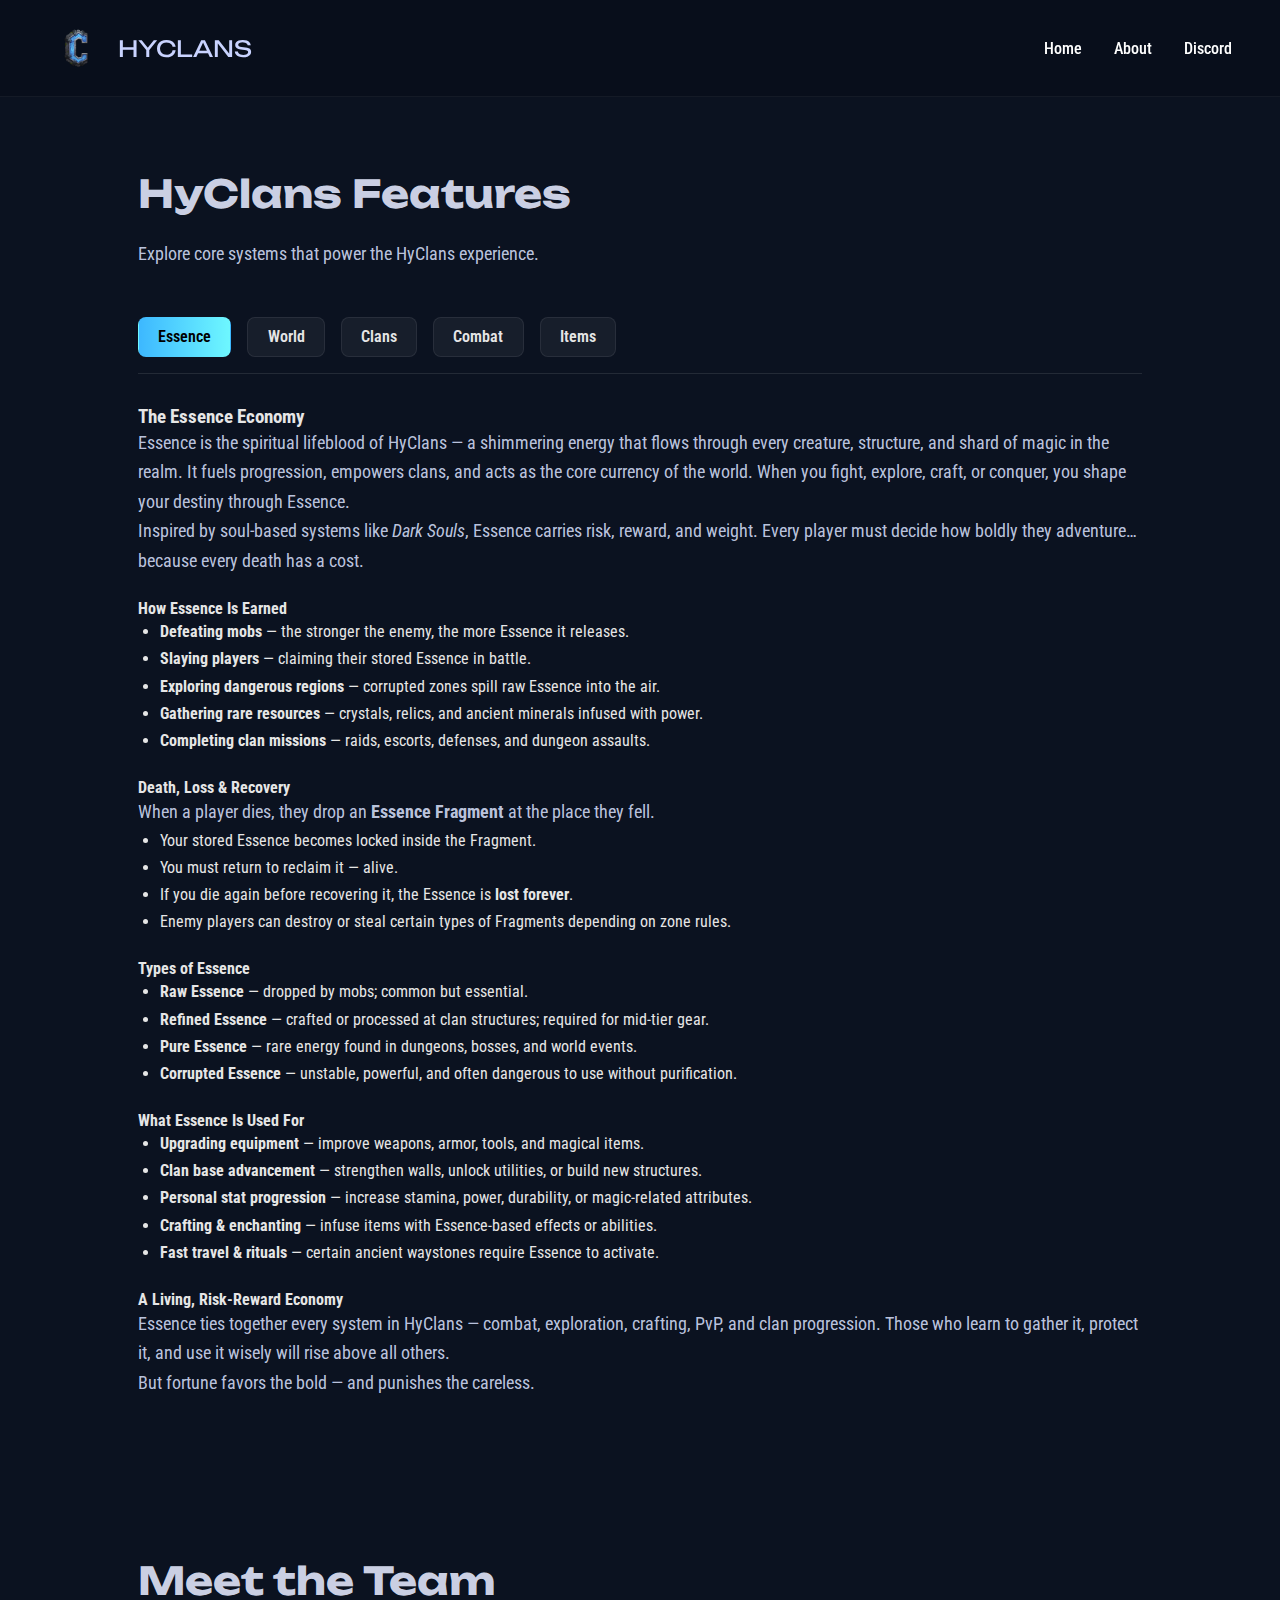
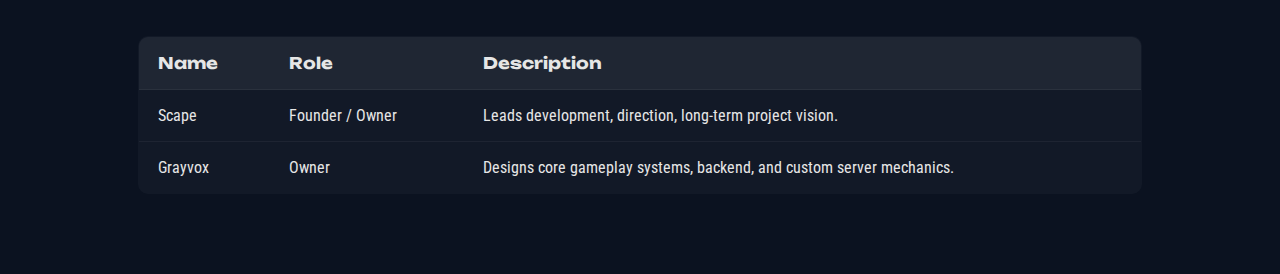
<file: about.html>
<!DOCTYPE html>
<html lang="en">
<head>
  <meta charset="UTF-8" />
  <meta name="viewport" content="width=device-width, initial-scale=1.0" />
  <title>About — HyClans</title>

  <link rel="icon" type="image/png" href="images/logo.png" />
  <link rel="preconnect" href="https://fonts.googleapis.com">
  <link rel="preconnect" href="https://fonts.gstatic.com" crossorigin>
  <link href="https://fonts.googleapis.com/css2?family=Unbounded:wght@300;400;700&family=Roboto+Condensed:wght@300;400;700&display=swap" rel="stylesheet">

  <style>
    * { margin:0; padding:0; box-sizing:border-box; }
    body {
      font-family: 'Roboto Condensed', sans-serif;
      background:#0b1220;
      color:#e6e6e6;
      overflow-x:hidden;
    }

    a {
      color: #ffffff;
      text-decoration: none;
      position: relative;
      transition: color 0.2s ease;
      font-weight: 500;
    }

    a::after {
      content: "";
      position: absolute;
      width: 0;
      height: 2px;
      left: 0;
      bottom: -2px;
      background: #6de0ff;
      transition: width 0.3s ease;
    }

    a:hover { color: #3db8ff; }
    a:hover::after { width: 100%; }

    nav {
      display:flex; justify-content:space-between; align-items:center;
      padding:1.2rem 3rem; position:fixed; width:100%; top:0;
      z-index:1000; backdrop-filter:blur(10px);
      background:rgba(5,10,20,0.4);
      border-bottom:1px solid rgba(255,255,255,0.05);
    }
    .logo { display:flex; align-items:center; gap:12px; font-family:'Unbounded'; font-size:1.4rem; color:#c9d3ff; }
    .logo-nav { width:58px; height:58px; background:url('images/logo.png') center/cover no-repeat; border-radius:8px; }
    .nav-links { display:flex; gap:2rem; }
    header { height:90px; }

    .section {
      padding:5rem 3rem; max-width:1100px; margin:0 auto;
    }
    .section h2 {
      font-family:'Unbounded'; font-size:2.4rem; margin-bottom:1.4rem;
      color:rgba(230,235,255,0.9);
    }
    .section p {
      font-size:1.15rem; color:rgba(210,220,245,0.9); line-height:1.6;
    }

    /* ---------- TABS SYSTEM ---------- */
    .tabs {
      margin-top:3rem;
      display:flex;
      gap:1rem;
      border-bottom:1px solid rgba(255,255,255,0.1);
      padding-bottom:1rem;
    }
    .tab {
      padding:0.6rem 1.2rem;
      cursor:pointer;
      font-weight:600;
      border-radius:8px;
      transition:0.2s ease;
      background:rgba(255,255,255,0.05);
      border:1px solid rgba(255,255,255,0.08);
    }
    .tab:hover {
      background:rgba(109,224,255,0.12);
      border-color:rgba(109,224,255,0.25);
    }
    .tab.active {
      background:linear-gradient(90deg,#3db8ff,#6ef7ff);
      color:#000;
      border-color:transparent;
    }

    .tab-content { display:none; margin-top:2rem; animation:fadeIn 0.4s ease; }
    .tab-content.active { display:block; }

    @keyframes fadeIn {
      from { opacity:0; transform:translateY(10px); }
      to { opacity:1; transform:translateY(0); }
    }

    /* ---------- TEAM TABLE ---------- */
    table {
      width:100%;
      margin-top:2rem;
      border-collapse:collapse;
      background:rgba(255,255,255,0.03);
      border:1px solid rgba(255,255,255,0.05);
      border-radius:10px;
      overflow:hidden;
    }
    th, td {
      padding:1rem 1.2rem;
      text-align:left;
      border-bottom:1px solid rgba(255,255,255,0.05);
    }
    th {
      background:rgba(255,255,255,0.06);
      font-weight:700;
      font-family:'Unbounded';
    }
    tr:hover {
      background:rgba(109,224,255,0.08);
    }

  </style>
</head>

<body>
  <header>
    <nav>
      <div class="logo">
        <div class="logo-nav"></div>
        HYCLANS
      </div>
      <div class="nav-links">
        <a href="index.html">Home</a>
        <a href="about.html">About</a>
        <a href="https://discord.gg/EDaYFTkB66">Discord</a>
      </div>
    </nav>
  </header>

  <!-- MAIN SECTION -->
  <section class="section">
    <h2>HyClans Features</h2>
    <p>Explore core systems that power the HyClans experience.</p>

    <!-- TABS -->
    <div class="tabs">
      <div class="tab active" data-tab="essence">Essence</div>
      <div class="tab" data-tab="world">World</div>
      <div class="tab" data-tab="clans">Clans</div>
      <div class="tab" data-tab="combat">Combat</div>
      <div class="tab" data-tab="items">Items</div>
    </div>

    <!-- TAB CONTENT -->
    <div class="tab-content" id="world">
      <h3>World of HyClans</h3>
      <p>
        To be decided.
      </p>
    </div>

    <div class="tab-content active" id="essence">
      <h3>The Essence Economy</h3>
      <p>
        Essence is the spiritual lifeblood of HyClans — a shimmering energy that flows through every creature,
        structure, and shard of magic in the realm. It fuels progression, empowers clans, and acts as the core
        currency of the world. When you fight, explore, craft, or conquer, you shape your destiny through Essence.
      </p>

      <p>
        Inspired by soul-based systems like <em>Dark Souls</em>, Essence carries risk, reward, and weight.
        Every player must decide how boldly they adventure… because every death has a cost.
      </p>

      <h4 style="margin-top:1.5rem;">How Essence Is Earned</h4>
      <ul style="margin-left:1.4rem; line-height:1.7;">
        <li><strong>Defeating mobs</strong> — the stronger the enemy, the more Essence it releases.</li>
        <li><strong>Slaying players</strong> — claiming their stored Essence in battle.</li>
        <li><strong>Exploring dangerous regions</strong> — corrupted zones spill raw Essence into the air.</li>
        <li><strong>Gathering rare resources</strong> — crystals, relics, and ancient minerals infused with power.</li>
        <li><strong>Completing clan missions</strong> — raids, escorts, defenses, and dungeon assaults.</li>
      </ul>

      <h4 style="margin-top:1.5rem;">Death, Loss & Recovery</h4>
      <p>
        When a player dies, they drop an <strong>Essence Fragment</strong> at the place they fell.
      </p>
      <ul style="margin-left:1.4rem; line-height:1.7;">
        <li>Your stored Essence becomes locked inside the Fragment.</li>
        <li>You must return to reclaim it — alive.</li>
        <li>If you die again before recovering it, the Essence is <strong>lost forever</strong>.</li>
        <li>Enemy players can destroy or steal certain types of Fragments depending on zone rules.</li>
      </ul>

      <h4 style="margin-top:1.5rem;">Types of Essence</h4>
      <ul style="margin-left:1.4rem; line-height:1.7;">
        <li><strong>Raw Essence</strong> — dropped by mobs; common but essential.</li>
        <li><strong>Refined Essence</strong> — crafted or processed at clan structures; required for mid-tier gear.</li>
        <li><strong>Pure Essence</strong> — rare energy found in dungeons, bosses, and world events.</li>
        <li><strong>Corrupted Essence</strong> — unstable, powerful, and often dangerous to use without purification.</li>
      </ul>

      <h4 style="margin-top:1.5rem;">What Essence Is Used For</h4>
      <ul style="margin-left:1.4rem; line-height:1.7;">
        <li><strong>Upgrading equipment</strong> — improve weapons, armor, tools, and magical items.</li>
        <li><strong>Clan base advancement</strong> — strengthen walls, unlock utilities, or build new structures.</li>
        <li><strong>Personal stat progression</strong> — increase stamina, power, durability, or magic-related attributes.</li>
        <li><strong>Crafting & enchanting</strong> — infuse items with Essence-based effects or abilities.</li>
        <li><strong>Fast travel & rituals</strong> — certain ancient waystones require Essence to activate.</li>
      </ul>

      <h4 style="margin-top:1.5rem;">A Living, Risk-Reward Economy</h4>
      <p>
        Essence ties together every system in HyClans — combat, exploration, crafting, PvP, and clan progression.
        Those who learn to gather it, protect it, and use it wisely will rise above all others. 
      </p>
      <p>
        But fortune favors the bold — and punishes the careless.
      </p>
    </div>


    <div class="tab-content" id="clans">
      <h3>Clan System</h3>
      <p>
        To be decided.
      </p>
    </div>

    <div class="tab-content" id="combat">
      <h3>Combat</h3>
      <p>
        To be decided.
      </p>
    </div>

    <div class="tab-content" id="items">
      <h3>Items & Gear</h3>
      <p>
        To be decided.
      </p>
    </div>
  </section>

  <!-- TEAM TABLE -->
  <section class="section">
    <h2>Meet the Team</h2>

    <table>
      <tr>
        <th>Name</th>
        <th>Role</th>
        <th>Description</th>
      </tr>
      <tr>
        <td>Scape</td>
        <td>Founder / Owner</td>
        <td>Leads development, direction, long-term project vision.</td>
      </tr>
      <tr>
        <td>Grayvox</td>
        <td>Owner</td>
        <td>Designs core gameplay systems, backend, and custom server mechanics.</td>
      </tr>
    </table>
  </section>

  <script>
    // Tab Functionality
    const tabs = document.querySelectorAll(".tab");
    const contents = document.querySelectorAll(".tab-content");

    tabs.forEach(tab => {
      tab.addEventListener("click", () => {
        tabs.forEach(t => t.classList.remove("active"));
        contents.forEach(c => c.classList.remove("active"));

        tab.classList.add("active");
        document.getElementById(tab.dataset.tab).classList.add("active");
      });
    });
  </script>

</body>
</html>
</file>
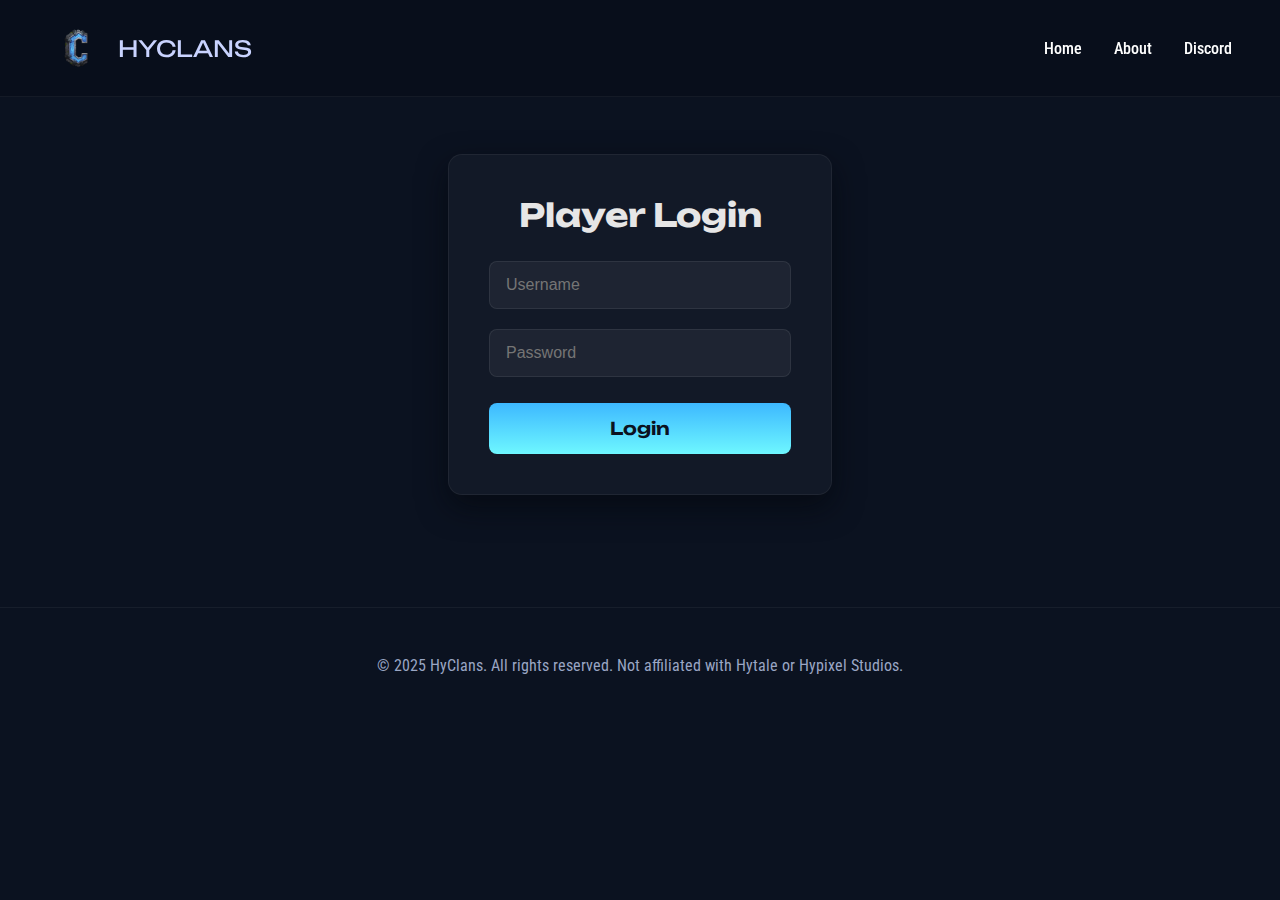
<file: login.html>
<!DOCTYPE html>
<html lang="en">
<head>
  <meta charset="UTF-8" />
  <meta name="viewport" content="width=device-width, initial-scale=1.0" />
  <title>Login — HyClans</title>

  <link rel="icon" type="image/png" href="images/logo.png" />
  <link rel="preconnect" href="https://fonts.googleapis.com">
  <link rel="preconnect" href="https://fonts.gstatic.com" crossorigin>
  <link href="https://fonts.googleapis.com/css2?family=Unbounded:wght@300;400;700&family=Roboto+Condensed:wght@300;400;700&display=swap" rel="stylesheet">

  <style>
    * { margin:0; padding:0; box-sizing:border-box; }
    body {
      font-family: 'Roboto Condensed', sans-serif;
      background:#0b1220;
      color:#e6e6e6;
      overflow-x:hidden;
    }

    a {
      color:#ffffff;
      text-decoration:none;
      position:relative;
      transition:color .2s ease;
      font-weight:500;
    }
    a::after {
      content:"";
      position:absolute;
      width:0; height:2px;
      left:0; bottom:-2px;
      background:#6de0ff;
      transition:width .3s ease;
    }
    a:hover { color:#3db8ff; }
    a:hover::after { width:100%; }

    nav {
      display:flex; justify-content:space-between; align-items:center;
      padding:1.2rem 3rem;
      position:fixed; width:100%; top:0;
      z-index:1000;
      backdrop-filter:blur(10px);
      background:rgba(5,10,20,0.4);
      border-bottom:1px solid rgba(255,255,255,0.05);
    }
    .logo {
      display:flex; align-items:center; gap:12px;
      font-family:'Unbounded'; font-size:1.4rem; color:#c9d3ff;
    }
    .logo-nav {
      width:58px; height:58px;
      background:url('images/logo.png') center/cover no-repeat;
      border-radius:8px;
    }
    .nav-links { display:flex; gap:2rem; }

    header { height:90px; }

    /* Login Hero */
    .login-hero {
      padding-top:9rem;
      text-align:center;
      background:linear-gradient(180deg, rgba(5,7,12,0.2), #0b1220);
      padding-bottom:5rem;
    }
    .login-hero h1 {
      font-family:'Unbounded'; font-size:3.6rem; margin-bottom:1rem;
    }
    .login-hero p {
      max-width:720px; margin:0 auto;
      font-size:1.2rem; color:#c9d3ff;
      line-height:1.5;
    }

    /* Login Box */
    .login-section {
      padding:4rem 3rem;
      max-width:480px;
      margin:0 auto;
    }
    .login-box {
      background:rgba(255,255,255,0.03);
      border:1px solid rgba(255,255,255,0.06);
      border-radius:14px;
      padding:2.5rem;
      box-shadow:0 12px 30px rgba(3,6,12,0.6);
      text-align:center;
    }
    .login-box h2 {
      font-family:'Unbounded'; font-size:2rem;
      margin-bottom:1.6rem;
    }

    .input-field {
      width:100%;
      margin-bottom:1.2rem;
    }
    .input-field input {
      width:100%; padding:0.9rem 1rem;
      border-radius:8px;
      border:1px solid rgba(255,255,255,0.08);
      background:rgba(255,255,255,0.05);
      color:#e6e6e6;
      font-size:1rem;
      transition:200ms ease;
    }
    .input-field input:focus {
      border-color:#6de0ff;
      outline:none;
      box-shadow:0 0 8px #6de0ff55;
    }

    .login-btn {
      width:100%;
      padding:0.9rem;
      border:none;
      border-radius:8px;
      font-size:1.1rem;
      font-weight:600;
      font-family:'Unbounded';
      background:linear-gradient(#3db8ff, #6ef7ff);
      color:#0b1220;
      cursor:pointer;
      transition:200ms ease;
      margin-top:0.4rem;
    }
    .login-btn:hover {
      transform:translateY(-3px);
      box-shadow:0 8px 20px rgba(109,224,255,0.35);
    }

    footer {
      text-align:center;
      padding:3rem; color:#9aa6c4;
      border-top:1px solid rgba(255,255,255,0.05);
      margin-top:3rem;
    }

    /* Scrollbar */
    * {
      scrollbar-width:thin;
      scrollbar-color:#3db8ff rgba(255,255,255,0.05);
    }
    ::-webkit-scrollbar { width:10px; }
    ::-webkit-scrollbar-track {
      background:rgba(255,255,255,0.05);
      border-radius:10px;
    }
    ::-webkit-scrollbar-thumb {
      background:linear-gradient(#3db8ff,#6ef7ff);
      border-radius:10px;
      box-shadow:0 0 8px #3db8ffaa;
    }
    ::-webkit-scrollbar-thumb:hover {
      background:linear-gradient(#6ef7ff,#a8faff);
      box-shadow:0 0 12px #6ef7ffaa;
    }
  </style>
</head>

<body>
  <header>
    <nav>
      <div class="logo">
        <div class="logo-nav"></div>
        HYCLANS
      </div>
      <div class="nav-links">
        <a href="index.html">Home</a>
        <a href="about.html">About</a>
        <a href="https://discord.gg/EDaYFTkB66">Discord</a>
      </div>
    </nav>
  </header>

  <section class="login-section">
    <div class="login-box">
      <h2>Player Login</h2>
      <div class="input-field">
        <input type="text" placeholder="Username" />
      </div>
      <div class="input-field">
        <input type="password" placeholder="Password" />
      </div>
      <button class="login-btn">Login</button>
    </div>
  </section>

  <footer>
    © 2025 HyClans. All rights reserved. Not affiliated with Hytale or Hypixel Studios.
  </footer>
</body>
</html>
</file>
